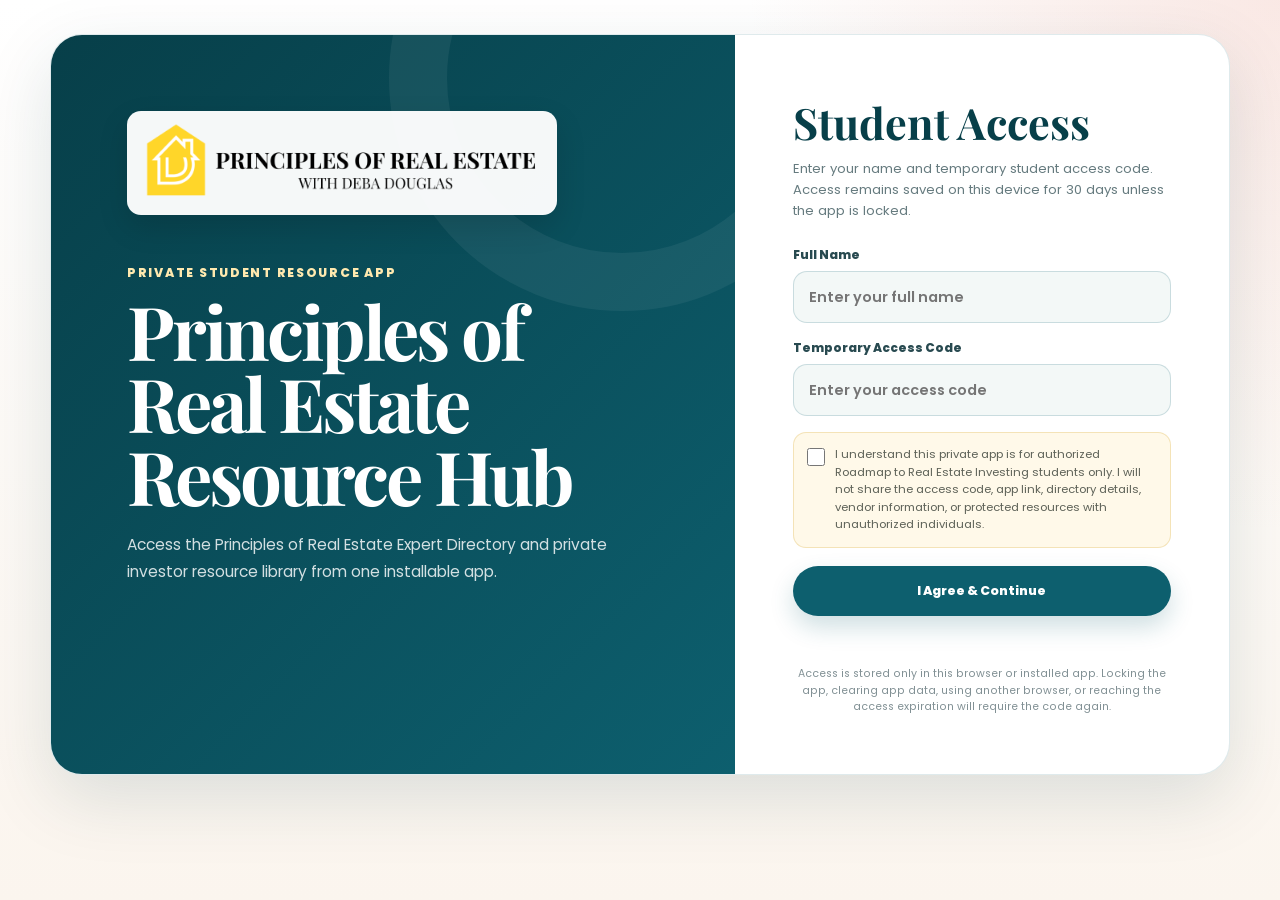
<file: index.html>
<!DOCTYPE html>
<html lang="en">
<head>
  <meta charset="UTF-8">
  <meta name="viewport" content="width=device-width, initial-scale=1.0">
  <meta name="robots" content="noindex,nofollow,noarchive">
  <meta
    name="description"
    content="Private Principles of Real Estate expert directory and investor resource app."
  >
  <meta name="theme-color" content="#0d5f6e">
  <title>Principles of Real Estate Resource Hub</title>

  <link rel="manifest" href="./manifest.webmanifest">
  <link rel="apple-touch-icon" href="./icons/apple-touch-icon.png">
  <link rel="preconnect" href="https://fonts.googleapis.com">
  <link rel="preconnect" href="https://fonts.gstatic.com" crossorigin>
  <link
    href="https://fonts.googleapis.com/css2?family=Playfair+Display:wght@700&family=Poppins:wght@400;500;600;700;800&display=swap"
    rel="stylesheet"
  >
  <link rel="stylesheet" href="./app-shell.css">

  <style>
    * { box-sizing: border-box; }

    html { min-height: 100%; }

    body {
      min-height: 100vh;
      margin: 0;
      color: #17383d;
      font-family: "Poppins", Arial, sans-serif;
      background:
        radial-gradient(circle at top right, rgba(232, 160, 144, 0.24), transparent 34%),
        linear-gradient(180deg, #ffffff 0%, #fbf5ee 100%);
    }

    button,
    input {
      font: inherit;
    }

    button {
      -webkit-tap-highlight-color: transparent;
    }

    [hidden] {
      display: none !important;
    }

    .access-screen,
    .dashboard-screen {
      width: min(1180px, calc(100% - 28px));
      margin: 0 auto;
      padding: 34px 0 70px;
    }

    .access-card {
      display: grid;
      grid-template-columns: minmax(0, 0.9fr) minmax(320px, 0.65fr);
      overflow: hidden;
      min-height: 650px;
      border: 1px solid rgba(13, 95, 110, 0.13);
      border-radius: 32px;
      background: #ffffff;
      box-shadow: 0 24px 70px rgba(7, 63, 73, 0.13);
    }

    .access-intro {
      position: relative;
      overflow: hidden;
      padding: clamp(36px, 7vw, 76px);
      color: #ffffff;
      background: linear-gradient(135deg, #073f49, #0d5f6e);
    }

    .access-intro::after {
      content: "";
      position: absolute;
      width: 350px;
      height: 350px;
      top: -190px;
      right: -120px;
      border: 58px solid rgba(255, 255, 255, 0.06);
      border-radius: 50%;
    }

    .access-intro img {
      position: relative;
      z-index: 1;
      width: min(430px, 96%);
      max-height: 150px;
      margin-bottom: 42px;
      padding: 12px 14px;
      border-radius: 14px;
      object-fit: contain;
      object-position: left center;
      background: rgba(255, 255, 255, 0.96);
      box-shadow: 0 12px 30px rgba(0, 0, 0, 0.13);
    }

    .access-eyebrow {
      position: relative;
      z-index: 1;
      margin: 0 0 13px;
      color: #ffe9af;
      font-size: 0.77rem;
      font-weight: 800;
      letter-spacing: 0.14em;
      text-transform: uppercase;
    }

    .access-intro h1 {
      position: relative;
      z-index: 1;
      max-width: 620px;
      margin: 0 0 18px;
      font-family: "Playfair Display", Georgia, serif;
      font-size: clamp(2.3rem, 5.8vw, 5rem);
      line-height: 0.98;
      letter-spacing: -0.04em;
    }

    .access-intro > p:last-of-type {
      position: relative;
      z-index: 1;
      max-width: 620px;
      margin: 0;
      color: rgba(255, 255, 255, 0.82);
      font-size: 0.97rem;
      line-height: 1.75;
    }

    .access-form-panel {
      display: flex;
      flex-direction: column;
      justify-content: center;
      padding: clamp(30px, 5vw, 58px);
    }

    .access-form-panel h2 {
      margin: 0 0 7px;
      color: #073f49;
      font-family: "Playfair Display", Georgia, serif;
      font-size: clamp(1.8rem, 4vw, 2.7rem);
    }

    .access-help {
      margin: 0 0 25px;
      color: #667b7f;
      font-size: 0.82rem;
      line-height: 1.6;
    }

    .form-field {
      display: grid;
      gap: 7px;
      margin-bottom: 16px;
    }

    .form-field label {
      color: #284a50;
      font-size: 0.75rem;
      font-weight: 800;
    }

    .form-field input {
      width: 100%;
      min-height: 52px;
      padding: 0 15px;
      border: 1px solid rgba(13, 95, 110, 0.18);
      border-radius: 14px;
      color: #17383d;
      background: #f3f8f7;
      outline: none;
      font-size: 0.9rem;
      font-weight: 600;
    }

    .form-field input:focus {
      border-color: #0d5f6e;
      background: #ffffff;
      box-shadow: 0 0 0 4px rgba(13, 95, 110, 0.08);
    }

    .agreement {
      display: grid;
      grid-template-columns: auto minmax(0, 1fr);
      gap: 10px;
      align-items: start;
      margin: 4px 0 18px;
      padding: 13px;
      border: 1px solid rgba(212, 160, 32, 0.25);
      border-radius: 13px;
      color: #5e6258;
      background: #fff9e9;
      font-size: 0.71rem;
      line-height: 1.55;
    }

    .agreement input {
      width: 18px;
      height: 18px;
      margin: 2px 0 0;
      accent-color: #0d5f6e;
    }

    .access-submit,
    .install-button {
      min-height: 50px;
      padding: 0 18px;
      border: 0;
      border-radius: 999px;
      cursor: pointer;
      font-size: 0.78rem;
      font-weight: 800;
    }

    .access-submit {
      width: 100%;
      color: #ffffff;
      background: #0d5f6e;
      box-shadow: 0 11px 25px rgba(13, 95, 110, 0.2);
    }

    .access-message {
      min-height: 22px;
      margin: 12px 0 0;
      color: #b14338;
      font-size: 0.72rem;
      font-weight: 700;
      text-align: center;
    }

    .access-security {
      margin: 16px 0 0;
      color: #829195;
      font-size: 0.67rem;
      line-height: 1.55;
      text-align: center;
    }

    .dashboard-hero {
      display: grid;
      grid-template-columns: minmax(0, 1fr) auto;
      gap: 28px;
      align-items: center;
      overflow: hidden;
      padding: clamp(34px, 6vw, 68px);
      border-radius: 32px;
      color: #ffffff;
      background: linear-gradient(135deg, #073f49, #0d5f6e);
      box-shadow: 0 22px 56px rgba(7, 63, 73, 0.13);
    }

    .dashboard-hero h1 {
      max-width: 760px;
      margin: 0 0 15px;
      font-family: "Playfair Display", Georgia, serif;
      font-size: clamp(2.2rem, 5.5vw, 5rem);
      line-height: 0.98;
      letter-spacing: -0.04em;
    }

    .dashboard-hero p {
      max-width: 760px;
      margin: 0;
      color: rgba(255, 255, 255, 0.82);
      line-height: 1.7;
    }

    .dashboard-hero img {
      width: min(430px, 34vw);
      max-height: 150px;
      padding: 12px 14px;
      border-radius: 14px;
      object-fit: contain;
      background: rgba(255, 255, 255, 0.96);
      box-shadow: 0 12px 30px rgba(0, 0, 0, 0.13);
    }

    .dashboard-actions {
      display: flex;
      flex-wrap: wrap;
      gap: 9px;
      margin-top: 21px;
    }

    .install-button {
      color: #2f270d;
      background: #d4a020;
    }

    .dashboard-lock {
      min-height: 50px;
      padding: 0 18px;
      border: 1px solid rgba(255, 255, 255, 0.25);
      border-radius: 999px;
      color: #ffffff;
      background: rgba(255, 255, 255, 0.08);
      cursor: pointer;
      font-size: 0.78rem;
      font-weight: 800;
    }

    .module-grid {
      display: grid;
      grid-template-columns: repeat(2, minmax(0, 1fr));
      gap: 18px;
      margin-top: 22px;
    }

    .module-card {
      display: flex;
      min-height: 280px;
      flex-direction: column;
      padding: 29px;
      border: 1px solid rgba(13, 95, 110, 0.12);
      border-radius: 25px;
      color: #17383d;
      background: rgba(255, 255, 255, 0.96);
      box-shadow: 0 15px 42px rgba(7, 63, 73, 0.08);
      text-decoration: none;
      transition: transform 170ms ease, box-shadow 170ms ease;
    }

    .module-card:hover {
      transform: translateY(-3px);
      box-shadow: 0 20px 48px rgba(7, 63, 73, 0.12);
    }

    .module-icon {
      display: grid;
      width: 55px;
      height: 55px;
      place-items: center;
      margin-bottom: 27px;
      border-radius: 17px;
      color: #0d5f6e;
      background: #f3f8f7;
      font-size: 1.5rem;
      font-weight: 800;
    }

    .module-card h2 {
      margin: 0 0 9px;
      color: #073f49;
      font-family: "Playfair Display", Georgia, serif;
      font-size: clamp(1.55rem, 3vw, 2.25rem);
    }

    .module-card p {
      margin: 0;
      color: #667b7f;
      font-size: 0.84rem;
      line-height: 1.7;
    }

    .module-open {
      margin-top: auto;
      padding-top: 23px;
      color: #0d5f6e;
      font-size: 0.76rem;
      font-weight: 800;
    }

    .dashboard-disclaimer {
      margin-top: 22px;
    }

    @media (max-width: 840px) {
      .access-card {
        grid-template-columns: 1fr;
      }

      .access-intro {
        min-height: 420px;
      }

      .dashboard-hero {
        grid-template-columns: 1fr;
      }

      .dashboard-hero img {
        display: none;
      }
    }

    @media (max-width: 650px) {
      .access-screen,
      .dashboard-screen {
        width: min(100% - 14px, 1180px);
        padding-top: 8px;
      }

      .access-card,
      .dashboard-hero {
        border-radius: 23px;
      }

      .access-intro {
        min-height: 340px;
        padding: 30px 23px;
      }

      .access-intro img {
        width: min(100%, 360px);
        margin-bottom: 30px;
      }

      .access-form-panel {
        padding: 29px 21px;
      }

      .module-grid {
        grid-template-columns: 1fr;
      }

      .module-card {
        min-height: 240px;
        padding: 23px;
      }
    }
  </style>

  <script src="./config.js"></script>
  <script src="./auth.js"></script>
</head>

<body>
  <main class="access-screen" id="accessScreen">
    <section class="access-card">
      <div class="access-intro">
        <img src="./assets/deba-logo.png" alt="Principles of Real Estate">
        <p class="access-eyebrow">Private Student Resource App</p>
        <h1>Principles of Real Estate Resource Hub</h1>
        <p>
          Access the Principles of Real Estate Expert Directory and private investor
          resource library from one installable app.
        </p>
      </div>

      <div class="access-form-panel">
        <h2>Student Access</h2>
        <p class="access-help">
          Enter your name and temporary student access code. Access remains saved on
          this device for 30 days unless the app is locked.
        </p>

        <form id="accessForm" novalidate>
          <div class="form-field">
            <label for="studentName">Full Name</label>
            <input
              id="studentName"
              name="studentName"
              type="text"
              autocomplete="name"
              placeholder="Enter your full name"
              required
            >
          </div>

          <div class="form-field">
            <label for="studentCode">Temporary Access Code</label>
            <input
              id="studentCode"
              name="studentCode"
              type="password"
              autocomplete="current-password"
              placeholder="Enter your access code"
              required
            >
          </div>

          <label class="agreement">
            <input id="legalAgreement" type="checkbox" required>
            <span>
              I understand this private app is for authorized Roadmap to Real Estate
              Investing students only. I will not share the access code, app link,
              directory details, vendor information, or protected resources with
              unauthorized individuals.
            </span>
          </label>

          <button class="access-submit" type="submit">I Agree &amp; Continue</button>
          <p class="access-message" id="accessMessage" role="alert"></p>
        </form>

        <p class="access-security">
          Access is stored only in this browser or installed app. Locking the app,
          clearing app data, using another browser, or reaching the access expiration
          will require the code again.
        </p>
      </div>
    </section>
  </main>

  <main class="dashboard-screen" id="dashboardScreen" hidden>
    <section class="dashboard-hero">
      <div>
        <p class="access-eyebrow">Authorized Student Resource App</p>
        <h1>Principles of Real Estate Resource Hub</h1>
        <p>
          Welcome, <strong data-authorized-name>Student</strong>. Open the expert directory
          or investor resource library below.
        </p>

        <div class="dashboard-actions">
          <button class="install-button" id="installButton" type="button" hidden>
            Install App
          </button>
          <button class="dashboard-lock" type="button" data-lock-app>
            🔒 Lock App
          </button>
        </div>
      </div>

      <img src="./assets/deba-logo.png" alt="">
    </section>

    <section class="module-grid" aria-label="Private app sections">
      <a class="module-card" href="./experts.html">
        <span class="module-icon" aria-hidden="true">★</span>
        <h2>Expert Directory</h2>
        <p>
          Search trusted real estate, financing, legal, insurance, property,
          renovation, and contractor contacts.
        </p>
        <span class="module-open">Open Expert Directory →</span>
      </a>

      <a class="module-card" href="./resources.html">
        <span class="module-icon" aria-hidden="true">⌘</span>
        <h2>Investor Resource Library</h2>
        <p>
          Access forms, funding tools, agreements, rehab documents, planning
          resources, and saved investor links.
        </p>
        <span class="module-open">Open Resource Library →</span>
      </a>
    </section>

    <aside class="pore-legal-notice dashboard-disclaimer">
      <p>
        <strong>Important:</strong> The professionals, vendors, links, documents, and
        resources inside this app are provided for general informational and referral
        purposes only. Conduct independent due diligence and obtain appropriate
        professional advice before relying on, hiring, paying, or entering into an
        agreement with any third party.
      </p>
    </aside>
  </main>

  <script>
    (function () {
      "use strict";

      const accessScreen = document.getElementById("accessScreen");
      const dashboardScreen = document.getElementById("dashboardScreen");
      const accessForm = document.getElementById("accessForm");
      const accessMessage = document.getElementById("accessMessage");
      const installButton = document.getElementById("installButton");

      function showDashboard() {
        accessScreen.hidden = true;
        dashboardScreen.hidden = false;
        window.POREAuth.revealProtectedPage();
      }

      function showAccess() {
        accessScreen.hidden = false;
        dashboardScreen.hidden = true;
      }

      if (window.POREAuth.isAuthorized()) {
        showDashboard();
      } else {
        showAccess();

        if (new URLSearchParams(location.search).get("locked") === "1") {
          accessMessage.textContent = "The app is locked. Enter the access code to continue.";
        }
      }

      accessForm.addEventListener("submit", async function (event) {
        event.preventDefault();
        accessMessage.textContent = "";

        const name = document.getElementById("studentName").value.trim();
        const code = document.getElementById("studentCode").value;
        const agreed = document.getElementById("legalAgreement").checked;

        if (!name) {
          accessMessage.textContent = "Please enter the student’s full name.";
          return;
        }

        if (!agreed) {
          accessMessage.textContent = "Please accept the private-use agreement.";
          return;
        }

        try {
          const valid = await window.POREAuth.verifyAccessCode(code);

          if (!valid) {
            accessMessage.textContent = "The access code is incorrect.";
            return;
          }

          window.POREAuth.saveSession(name);

          const next = new URLSearchParams(location.search).get("next");
          if (next === "experts.html" || next === "resources.html") {
            location.replace(`./${next}`);
            return;
          }

          showDashboard();
          document.getElementById("studentCode").value = "";
        } catch (error) {
          accessMessage.textContent = error.message || "The access code could not be checked.";
        }
      });

      document.querySelectorAll("[data-lock-app]").forEach(function (button) {
        button.addEventListener("click", window.POREAuth.lockApp);
      });

      let deferredInstallPrompt = null;

      window.addEventListener("beforeinstallprompt", function (event) {
        event.preventDefault();
        deferredInstallPrompt = event;
        installButton.hidden = false;
      });

      installButton.addEventListener("click", async function () {
        if (!deferredInstallPrompt) return;
        deferredInstallPrompt.prompt();
        await deferredInstallPrompt.userChoice;
        deferredInstallPrompt = null;
        installButton.hidden = true;
      });

      window.addEventListener("appinstalled", function () {
        deferredInstallPrompt = null;
        installButton.hidden = true;
      });
    })();
  </script>
</body>
</html>
</file>
<file: app-shell.css>
:root {
  --pore-teal: #0d5f6e;
  --pore-teal-dark: #073f49;
  --pore-gold: #d4a020;
  --pore-salmon: #e8a090;
  --pore-cream: #fbf5ee;
  --pore-white: #ffffff;
  --pore-ink: #17383d;
  --pore-muted: #667b7f;
  --pore-line: rgba(13, 95, 110, 0.15);
}

body.auth-pending > * {
  visibility: hidden !important;
}

.pore-appbar {
  position: sticky;
  top: 0;
  z-index: 10000;
  width: 100%;
  border-bottom: 1px solid var(--pore-line);
  background: rgba(255, 255, 255, 0.96);
  box-shadow: 0 8px 24px rgba(7, 63, 73, 0.07);
  backdrop-filter: blur(14px);
}

.pore-appbar-inner {
  display: flex;
  width: min(1440px, calc(100% - 28px));
  min-height: 72px;
  align-items: center;
  justify-content: space-between;
  gap: 16px;
  margin: 0 auto;
}

.pore-brand {
  display: inline-flex;
  min-width: 0;
  align-items: center;
  gap: 11px;
  color: var(--pore-teal-dark);
  text-decoration: none;
}

.pore-brand img {
  width: 220px;
  max-height: 54px;
  object-fit: contain;
  object-position: left center;
}

.pore-brand-text {
  display: grid;
  gap: 1px;
}

.pore-brand-title {
  font-size: 0.82rem;
  font-weight: 800;
  line-height: 1.2;
}

.pore-brand-subtitle {
  color: var(--pore-muted);
  font-size: 0.67rem;
  font-weight: 600;
}

.pore-app-actions {
  display: flex;
  align-items: center;
  justify-content: flex-end;
  gap: 8px;
}

.pore-nav-link,
.pore-lock-button {
  display: inline-flex;
  min-height: 40px;
  align-items: center;
  justify-content: center;
  gap: 6px;
  padding: 0 13px;
  border: 1px solid var(--pore-line);
  border-radius: 999px;
  color: var(--pore-teal-dark);
  background: var(--pore-white);
  cursor: pointer;
  font-family: "Poppins", Arial, sans-serif;
  font-size: 0.72rem;
  font-weight: 800;
  text-decoration: none;
  transition: transform 160ms ease, background 160ms ease;
}

.pore-nav-link:hover,
.pore-lock-button:hover {
  transform: translateY(-1px);
  background: #f1f7f6;
}

.pore-lock-button {
  color: #ffffff;
  border-color: var(--pore-teal);
  background: var(--pore-teal);
}

.pore-legal-notice {
  margin: 20px 0 4px;
  padding: 19px 20px;
  border: 1px solid rgba(212, 160, 32, 0.3);
  border-left: 5px solid var(--pore-gold);
  border-radius: 17px;
  color: #55594f;
  background: #fff9e9;
  font-family: "Poppins", Arial, sans-serif;
  font-size: 0.78rem;
  line-height: 1.65;
}

.pore-legal-notice strong {
  color: #72520b;
}

.pore-legal-notice p {
  margin: 0;
}

.pore-legal-notice p + p {
  margin-top: 8px;
}

@media (max-width: 760px) {
  .pore-appbar-inner {
    width: min(100% - 14px, 1440px);
    min-height: 62px;
    gap: 7px;
  }

  .pore-brand img {
    width: 150px;
    max-width: 42vw;
  }

  .pore-brand-text {
    display: none;
  }

  .pore-app-actions {
    gap: 5px;
  }

  .pore-nav-link,
  .pore-lock-button {
    min-height: 36px;
    padding: 0 9px;
    font-size: 0.64rem;
  }

  .pore-nav-link.resources-link {
    display: none;
  }

  .pore-legal-notice {
    padding: 16px;
    font-size: 0.73rem;
  }
}

@media print {
  .pore-appbar {
    display: none !important;
  }
}
</file>
